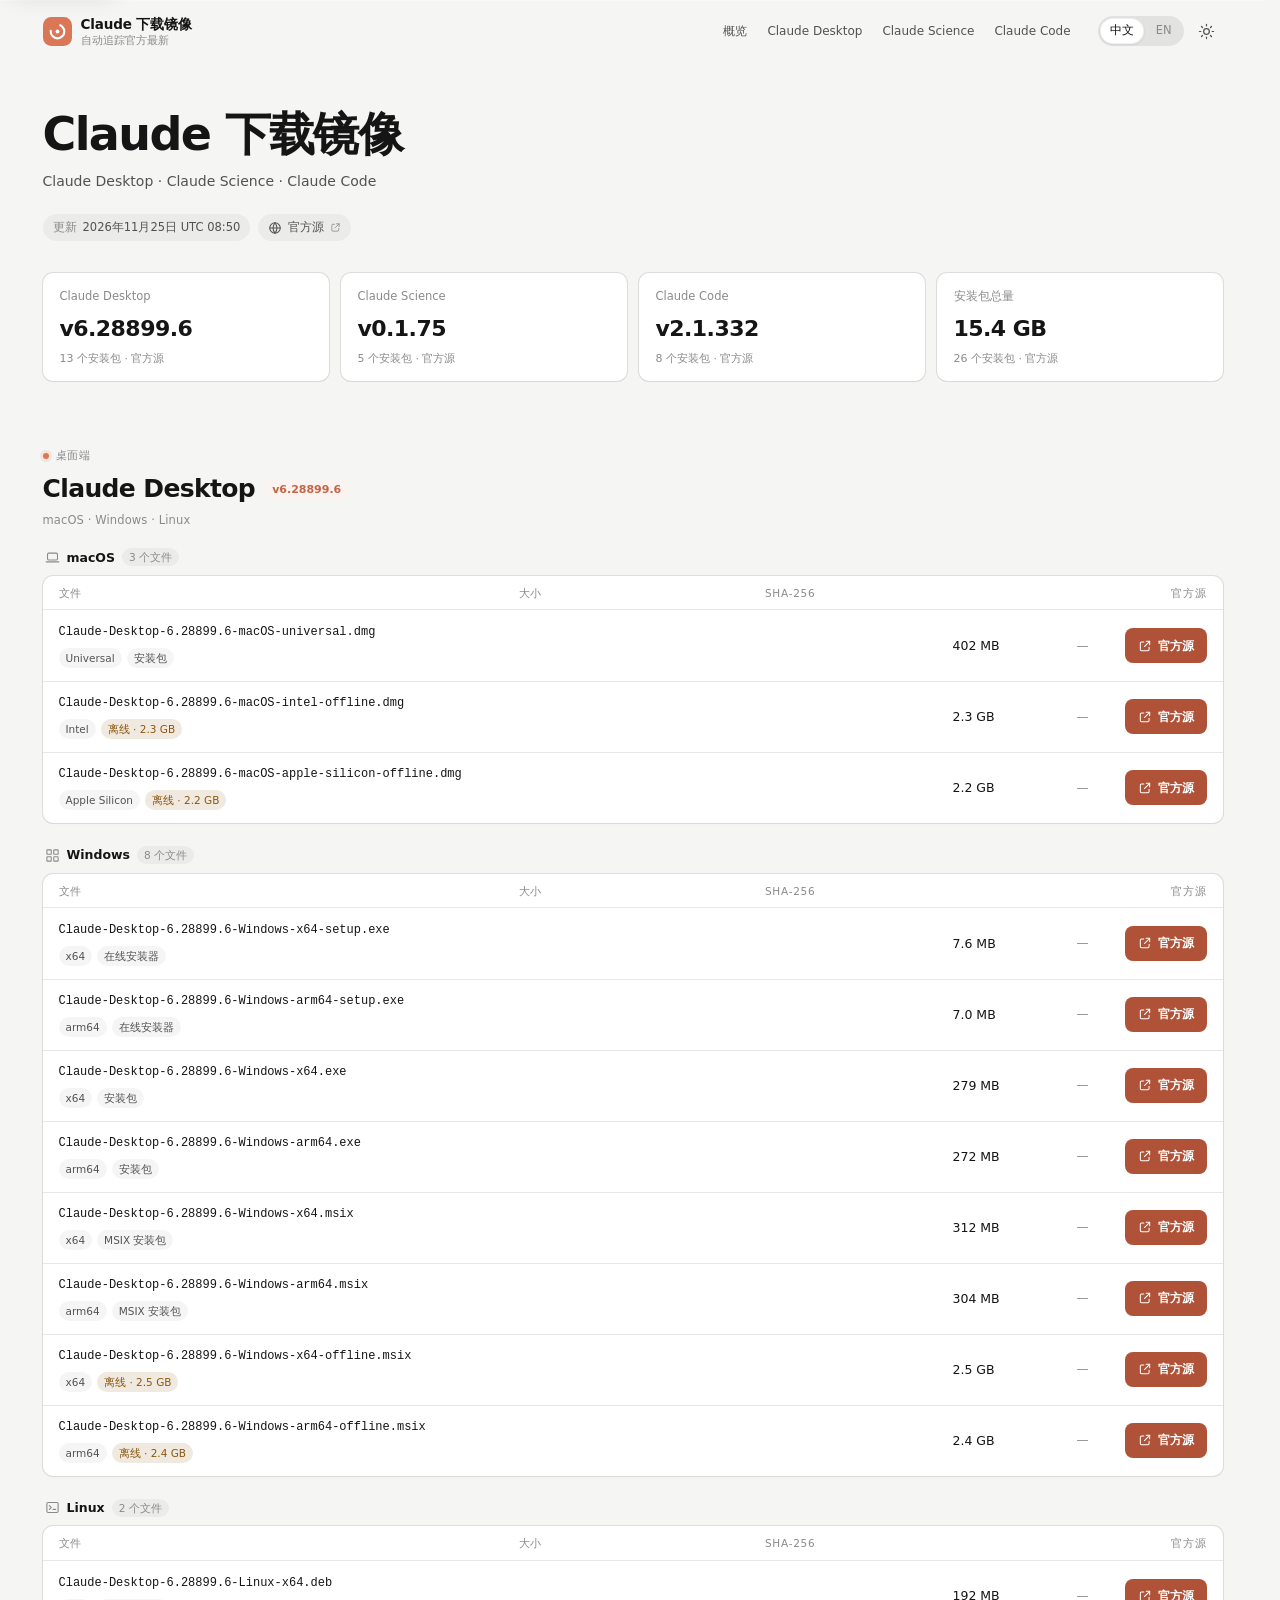
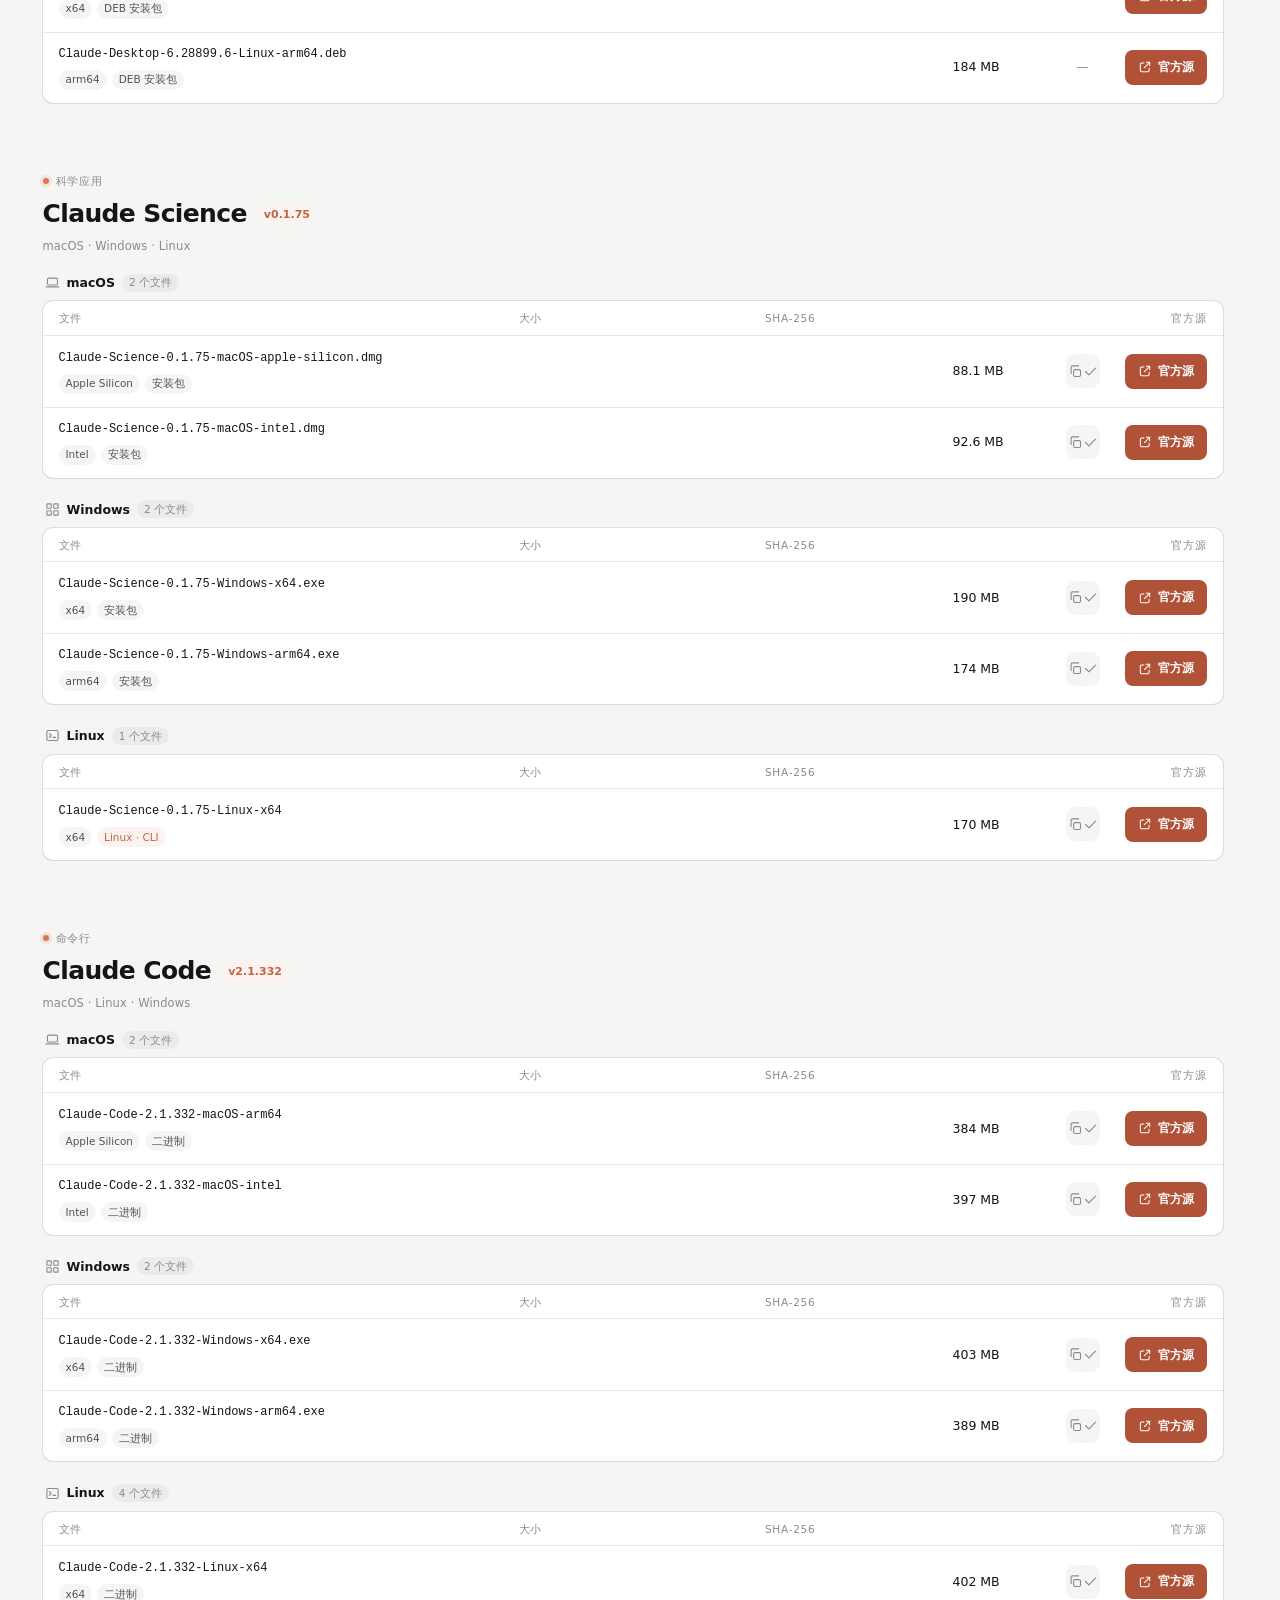
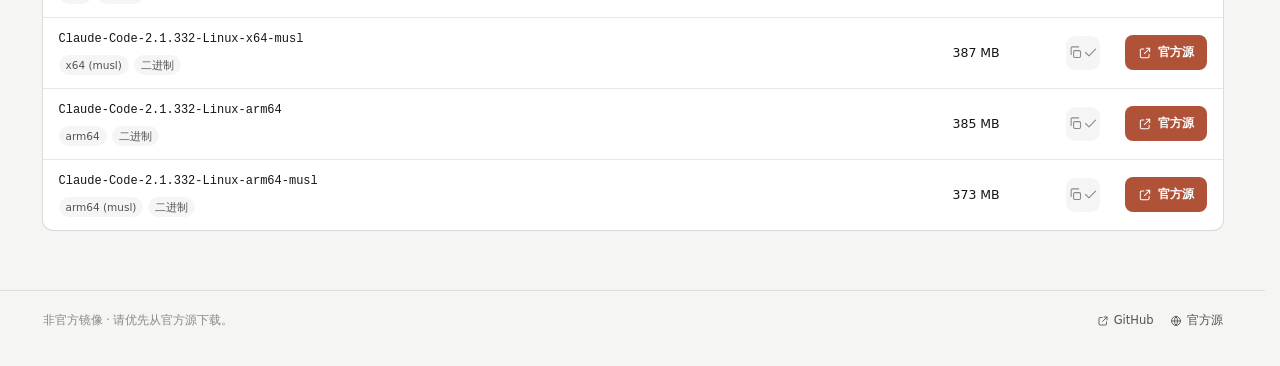
<file: docs/index.html>
<!doctype html>
<html lang="zh-CN" data-lang="zh">
<head>
  <meta charset="utf-8">
  <meta name="viewport" content="width=device-width, initial-scale=1">
  <meta name="description" content="Claude 下载索引：自动追踪官方最新版本，直链 Claude Desktop、Claude Science 与 Claude Code 安装包。">
  <meta name="color-scheme" content="light dark">
  <meta name="theme-color" content="#f5f5f3" id="theme-color">
  <title>Claude 下载镜像 · Desktop · Science · Code</title>
  <link rel="icon" href="data:image/svg+xml,%3Csvg xmlns='http://www.w3.org/2000/svg' viewBox='0 0 32 32'%3E%3Crect width='32' height='32' rx='9' fill='%23d97757'/%3E%3Ccircle cx='16' cy='16' r='7.5' fill='none' stroke='%23fff' stroke-width='2.4' stroke-linecap='round' stroke-dasharray='30 14' transform='rotate(-45 16 16)'/%3E%3Ccircle cx='16' cy='16' r='2.1' fill='%23fff'/%3E%3C/svg%3E">
  <script>
    (function () {
      try {
        document.documentElement.classList.add('is-booting');
        window.setTimeout(function () {
          document.documentElement.classList.remove('is-booting');
        }, 6000);
        var stored = localStorage.getItem('cdm-theme');
        var dark = stored ? stored === 'dark' : window.matchMedia('(prefers-color-scheme: dark)').matches;
        document.documentElement.classList.toggle('dark', dark);
        document.documentElement.dataset.theme = dark ? 'dark' : 'light';
      } catch (error) {
        document.documentElement.dataset.theme = 'light';
      }
    })();
  </script>
  <link rel="stylesheet" href="assets/styles.css">
</head>
<body>
  <svg class="svg-sprite" aria-hidden="true" focusable="false">
    <defs>
      <symbol id="icon-copy" viewBox="0 0 24 24">
        <rect x="9" y="9" width="11" height="11" rx="2"/><path d="M5 15V5a2 2 0 0 1 2-2h10"/>
      </symbol>
      <symbol id="icon-check" viewBox="0 0 24 24">
        <path d="m4 12 5.5 5.5L20 6.5"/>
      </symbol>
      <symbol id="icon-external" viewBox="0 0 24 24">
        <path d="M14 4h6v6"/><path d="M20 4 11 13"/><path d="M19 14v4a2 2 0 0 1-2 2H6a2 2 0 0 1-2-2V7a2 2 0 0 1 2-2h4"/>
      </symbol>
      <symbol id="icon-sun" viewBox="0 0 24 24">
        <circle cx="12" cy="12" r="4"/>
        <path d="M12 2v2M12 20v2M4.93 4.93l1.42 1.42M17.66 17.66l1.41 1.41M2 12h2M20 12h2M4.93 19.07l1.42-1.42M17.66 6.34l1.41-1.41"/>
      </symbol>
      <symbol id="icon-moon" viewBox="0 0 24 24">
        <path d="M21 12.8A8.5 8.5 0 1 1 11.2 3a7 7 0 0 0 9.8 9.8Z"/>
      </symbol>
      <symbol id="icon-info" viewBox="0 0 24 24">
        <circle cx="12" cy="12" r="9"/><path d="M12 11v5"/><path d="M12 8h.01"/>
      </symbol>
      <symbol id="icon-alert" viewBox="0 0 24 24">
        <path d="M12 3 2.5 20h19L12 3Z"/><path d="M12 9v5"/><path d="M12 17h.01"/>
      </symbol>
      <symbol id="icon-folder" viewBox="0 0 24 24">
        <path d="M3 7a2 2 0 0 1 2-2h4l2 2h8a2 2 0 0 1 2 2v8a2 2 0 0 1-2 2H5a2 2 0 0 1-2-2V7Z"/>
      </symbol>
      <symbol id="icon-laptop" viewBox="0 0 24 24">
        <rect x="4" y="5" width="16" height="11" rx="2"/><path d="M2 19h20"/>
      </symbol>
      <symbol id="icon-windows" viewBox="0 0 24 24">
        <rect x="3" y="3" width="7" height="7" rx="1"/><rect x="14" y="3" width="7" height="7" rx="1"/>
        <rect x="3" y="14" width="7" height="7" rx="1"/><rect x="14" y="14" width="7" height="7" rx="1"/>
      </symbol>
      <symbol id="icon-terminal" viewBox="0 0 24 24">
        <rect x="3" y="4" width="18" height="16" rx="2"/><path d="m7 9 3 3-3 3"/><path d="M13 15h4"/>
      </symbol>
      <symbol id="icon-globe" viewBox="0 0 24 24">
        <circle cx="12" cy="12" r="9"/><path d="M3 12h18"/>
        <path d="M12 3a15 15 0 0 1 0 18a15 15 0 0 1 0-18Z"/>
      </symbol>
    </defs>
  </svg>

  <a class="skip-link" href="#main" data-i18n="skipLink">跳到主要内容</a>

  <header class="site-header">
    <div class="wrap header-inner">
      <a class="brand" href="#top">
        <span class="brand-mark" aria-hidden="true">
          <svg viewBox="0 0 32 32" focusable="false">
            <rect width="32" height="32" rx="9" fill="currentColor"/>
            <circle cx="16" cy="16" r="7.5" fill="none" stroke="#fff" stroke-width="2.4" stroke-linecap="round" stroke-dasharray="30 14" transform="rotate(-45 16 16)"/>
            <circle cx="16" cy="16" r="2.1" fill="#fff"/>
          </svg>
        </span>
        <span class="brand-text">
          <span class="brand-name" data-i18n="brand">Claude 下载镜像</span>
          <span class="brand-tag" data-i18n="brandTag">自动追踪官方最新</span>
        </span>
      </a>

      <nav class="anchor-nav" id="anchor-nav" aria-label="页面导航" data-i18n-aria="navLabel">
        <a href="#overview" data-i18n="navOverview">概览</a>
        <a href="#desktop" data-i18n="navDesktop">Claude Desktop</a>
        <a href="#science" data-i18n="navScience">Claude Science</a>
        <a href="#code" data-i18n="navCode">Claude Code</a>
      </nav>

      <div class="header-actions">
        <div class="lang-switch" role="group" aria-label="切换语言" data-i18n-aria="langLabel">
          <button type="button" data-lang-btn="zh" aria-pressed="true" lang="zh-CN">中文</button>
          <button type="button" data-lang-btn="en" aria-pressed="false" lang="en">EN</button>
        </div>
        <button type="button" class="icon-btn" id="theme-toggle" aria-pressed="false" aria-label="切换到深色模式" data-i18n-aria="themeToDark">
          <svg class="icon icon-sun" aria-hidden="true" focusable="false"><use href="#icon-sun"></use></svg>
          <svg class="icon icon-moon" aria-hidden="true" focusable="false"><use href="#icon-moon"></use></svg>
        </button>
      </div>
    </div>
  </header>

  <main id="main" tabindex="-1" aria-busy="true">
    <section class="hero" id="top" aria-labelledby="hero-title">
      <div class="wrap">
        <h1 id="hero-title" data-i18n="heroTitle">Claude 下载镜像</h1>
        <p class="lead" data-i18n="heroLead">Claude Desktop · Claude Science · Claude Code</p>
        <div class="hero-meta">
          <span class="meta-item">
            <span class="meta-label" data-i18n="lastUpdated">清单更新时间</span>
            <time id="last-updated">—</time>
          </span>
          <a class="meta-item meta-link" id="official-source" href="#" hidden target="_blank" rel="noopener noreferrer">
            <svg class="icon" aria-hidden="true" focusable="false"><use href="#icon-globe"></use></svg>
            <span data-i18n="officialSource">官方下载源</span>
            <svg class="icon icon-xs" aria-hidden="true" focusable="false"><use href="#icon-external"></use></svg>
          </a>
        </div>
      </div>
    </section>

    <section class="section" id="manifest-empty" aria-labelledby="empty-title" hidden>
      <div class="wrap">
        <div class="empty-state">
          <span class="empty-icon" aria-hidden="true">
            <svg class="icon" focusable="false"><use href="#icon-folder"></use></svg>
          </span>
          <h2 id="empty-title" data-i18n="manifestMissingTitle">尚未找到清单</h2>
          <p id="empty-body" data-i18n="manifestMissingBody">页面未加载 data/manifest.js，也没有可用的 data/manifest.json。维护者运行 python3 scripts/mirror.py publish 生成清单后，刷新此页即可。</p>
        </div>
      </div>
    </section>

    <section class="section overview" id="overview" aria-labelledby="overview-title">
      <div class="wrap">
        <h2 class="sr-only" id="overview-title" data-i18n="overviewTitle">概览</h2>
        <div class="stat-grid">
          <article class="stat-card">
            <p class="stat-label" data-i18n="statDesktop">Claude Desktop</p>
            <p class="stat-value t-num" id="stat-desktop">—</p>
            <p class="stat-meta" id="stat-desktop-meta">—</p>
          </article>
          <article class="stat-card">
            <p class="stat-label" data-i18n="statScience">Claude Science</p>
            <p class="stat-value t-num" id="stat-science">—</p>
            <p class="stat-meta" id="stat-science-meta">—</p>
          </article>
          <article class="stat-card">
            <p class="stat-label" data-i18n="statCode">Claude Code</p>
            <p class="stat-value t-num" id="stat-code">—</p>
            <p class="stat-meta" id="stat-code-meta">—</p>
          </article>
          <article class="stat-card">
            <p class="stat-label" data-i18n="statSize">安装包总量</p>
            <p class="stat-value t-num" id="stat-size">—</p>
            <p class="stat-meta" id="stat-size-meta" data-i18n="statSizeMeta">已镜像</p>
          </article>
        </div>
      </div>
    </section>

    <section class="section product-section" id="desktop" aria-labelledby="desktop-title">
      <div class="wrap">
        <header class="product-head">
          <div class="product-heading">
            <p class="product-kicker"><span class="dot" aria-hidden="true"></span><span data-i18n="desktopKicker">桌面端</span></p>
            <h2 id="desktop-title"><span id="desktop-name" lang="en">Claude Desktop</span> <span class="version-pill t-num" id="desktop-version">—</span></h2>
            <p class="product-desc" data-i18n="desktopDesc">macOS · Windows · Linux</p>
          </div>
          <div class="product-actions">
            <time class="release-date t-num" id="desktop-released" hidden></time>
            <a class="btn btn-secondary" id="desktop-release" href="#" hidden target="_blank" rel="noopener noreferrer">
              <svg class="icon" aria-hidden="true" focusable="false"><use href="#icon-external"></use></svg>
              <span data-i18n="viewRelease">Release</span>
            </a>
          </div>
        </header>
        <div class="os-groups" id="desktop-groups"></div>
      </div>
    </section>

    <section class="section product-section" id="science" aria-labelledby="science-title">
      <div class="wrap">
        <header class="product-head">
          <div class="product-heading">
            <p class="product-kicker"><span class="dot" aria-hidden="true"></span><span data-i18n="scienceKicker">科学应用</span></p>
            <h2 id="science-title"><span id="science-name" lang="en">Claude Science</span> <span class="version-pill t-num" id="science-version">—</span></h2>
            <p class="product-desc" data-i18n="scienceDesc">macOS · Windows · Linux</p>
          </div>
          <div class="product-actions">
            <time class="release-date t-num" id="science-released" hidden></time>
            <a class="btn btn-secondary" id="science-release" href="#" hidden target="_blank" rel="noopener noreferrer">
              <svg class="icon" aria-hidden="true" focusable="false"><use href="#icon-external"></use></svg>
              <span data-i18n="viewRelease">Release</span>
            </a>
          </div>
        </header>
        <div class="os-groups" id="science-groups"></div>
      </div>
    </section>

    <section class="section product-section" id="code" aria-labelledby="code-title">
      <div class="wrap">
        <header class="product-head">
          <div class="product-heading">
            <p class="product-kicker"><span class="dot" aria-hidden="true"></span><span data-i18n="codeKicker">命令行</span></p>
            <h2 id="code-title"><span id="code-name" lang="en">Claude Code</span> <span class="version-pill t-num" id="code-version">—</span></h2>
            <p class="product-desc" data-i18n="codeDesc">macOS · Linux · Windows</p>
          </div>
          <div class="product-actions">
            <time class="release-date t-num" id="code-released" hidden></time>
            <a class="btn btn-secondary" id="code-release" href="#" hidden target="_blank" rel="noopener noreferrer">
              <svg class="icon" aria-hidden="true" focusable="false"><use href="#icon-external"></use></svg>
              <span data-i18n="viewRelease">Release</span>
            </a>
          </div>
        </header>
        <div class="os-groups" id="code-groups"></div>
      </div>
    </section>

    <noscript>
      <div class="wrap">
        <div class="empty-state">
          <span class="empty-icon" aria-hidden="true">
            <svg class="icon" focusable="false"><use href="#icon-alert"></use></svg>
          </span>
          <h2>需要启用 JavaScript / JavaScript required</h2>
          <p>本页需要 JavaScript 读取清单并渲染下载链接。This page uses JavaScript to read the manifest and render download links.</p>
        </div>
      </div>
    </noscript>
  </main>

  <footer class="site-footer">
    <div class="wrap footer-inner">
      <p data-i18n="footerDisclaimer">非官方镜像 · 请优先从官方源下载。</p>
      <nav class="footer-links" aria-label="相关链接" data-i18n-aria="footerLinks">
        <a id="footer-repo" href="#" hidden target="_blank" rel="noopener noreferrer">
          <svg class="icon" aria-hidden="true" focusable="false"><use href="#icon-external"></use></svg>
          <span data-i18n="footerRepo">GitHub</span>
        </a>
        <a id="footer-source" href="#" hidden target="_blank" rel="noopener noreferrer">
          <svg class="icon" aria-hidden="true" focusable="false"><use href="#icon-globe"></use></svg>
          <span data-i18n="footerSource">官方源</span>
        </a>
      </nav>
    </div>
  </footer>

  <div class="toast" id="toast" role="status" aria-live="polite"></div>

  <script src="data/manifest.js"></script>
  <script src="assets/app.js"></script>
</body>
</html>
</file>
<file: docs/assets/styles.css>
:root {
  --bg: #f5f5f3;
  --rail: #fcfcfb;
  --panel: #ffffff;
  --popover: #ffffff;
  --panel-2: hsla(0, 0%, 8%, 0.04);
  --hover: hsla(0, 0%, 8%, 0.05);
  --selected: hsla(0, 0%, 8%, 0.08);
  --line: hsla(0, 0%, 8%, 0.10);
  --line-strong: hsla(0, 0%, 8%, 0.20);
  --ink: #151515;
  --ink-2: #525252;
  --ink-3: #8a8a8a;
  --accent: #d97757;
  --accent-hover: #c56445;
  --accent-soft: #fbf3ef;
  --accent-solid: #b05237;
  --accent-solid-hover: #99452d;
  --on-accent: #ffffff;
  --ok: #3d8a5a;
  --warn: #8a5710;
  --bad: #c9473b;
  --info: #4f6f8f;
  --hairline: 1px;

  --shadow-color: rgba(0, 0, 0, 0.08);
  --sh-panel: 0 0 0 var(--hairline) var(--line), 0 1px 2px 0 rgba(0, 0, 0, 0.03);
  --sh-panel-hover: 0 0 0 var(--hairline) var(--line-strong), 0 4px 16px -2px rgba(0, 0, 0, 0.09);
  --sh-popover: 0 0 0 1px var(--line), 0 8px 24px rgba(0, 0, 0, 0.12), 0 2px 6px rgba(0, 0, 0, 0.08);
  --sh-focus: 0 0 0 2px var(--bg), 0 0 0 4px rgba(217, 119, 87, 0.45);

  --radius-card: 10px;
  --radius-control: 8px;
  --font-sans: ui-sans-serif, system-ui, -apple-system, "Segoe UI", "PingFang SC", "Hiragino Sans GB", "Noto Sans SC", "Microsoft YaHei", sans-serif;
  --font-mono: ui-monospace, "SFMono-Regular", "JetBrains Mono", Menlo, Consolas, monospace;

  --ease-out-expo: cubic-bezier(0.16, 1, 0.3, 1);
  --ease-overshoot: cubic-bezier(0.34, 1.3, 0.64, 1);
  --ease-press: cubic-bezier(0.32, 0.72, 0, 1);
  --header-offset: 80px;
}

@media (min-resolution: 2dppx) {
  :root { --hairline: 0.5px; }
}

.dark {
  --bg: #0f0f0e;
  --rail: #151514;
  --panel: #1a1a19;
  --popover: #222220;
  --panel-2: hsla(0, 0%, 100%, 0.04);
  --hover: hsla(0, 0%, 100%, 0.05);
  --selected: hsla(0, 0%, 100%, 0.09);
  --line: hsla(0, 0%, 100%, 0.09);
  --line-strong: hsla(0, 0%, 100%, 0.18);
  --ink: #f2f1ee;
  --ink-2: #a8a6a1;
  --ink-3: #75736e;
  --accent: #d97757;
  --accent-hover: #e08264;
  --accent-soft: rgba(217, 119, 87, 0.15);
  --accent-solid: #d97757;
  --accent-solid-hover: #e08264;
  --on-accent: #1a120f;
  --ok: #5fb37f;
  --warn: #d9a441;
  --bad: #e2675b;
  --info: #8aa6c2;

  --shadow-color: rgba(0, 0, 0, 0.4);
  --sh-panel: inset 0 0 0 1px rgba(255, 255, 255, 0.06), 0 1px 2px 0 rgba(0, 0, 0, 0.4);
  --sh-panel-hover: inset 0 0 0 1px rgba(255, 255, 255, 0.12), 0 6px 20px rgba(0, 0, 0, 0.6);
  --sh-popover: inset 0 0 0 1px rgba(255, 255, 255, 0.1), 0 8px 28px rgba(0, 0, 0, 0.65), 0 2px 8px rgba(0, 0, 0, 0.45);
  --sh-focus: 0 0 0 2px var(--bg), 0 0 0 4px rgba(217, 119, 87, 0.55);
}

*,
*::before,
*::after {
  box-sizing: border-box;
}

html {
  color-scheme: light;
  scrollbar-gutter: stable;
  scroll-behavior: smooth;
}

html.dark {
  color-scheme: dark;
}

body {
  margin: 0;
  min-height: 100vh;
  background: var(--bg);
  color: var(--ink);
  font-family: var(--font-sans);
  font-size: 14px;
  line-height: 1.55;
  -webkit-font-smoothing: antialiased;
  text-rendering: optimizeLegibility;
}

h1, h2, h3, p {
  overflow-wrap: break-word;
}

a {
  color: inherit;
  text-decoration: none;
}

button {
  font: inherit;
  color: inherit;
  border: 0;
  padding: 0;
  background: none;
  cursor: pointer;
}

code {
  font-family: var(--font-mono);
}

[hidden] {
  display: none !important;
}

::selection {
  background: rgba(217, 119, 87, 0.22);
}

:where(a, button):focus-visible {
  outline: none;
  box-shadow: var(--sh-focus);
}

.t-num {
  font-variant-numeric: tabular-nums;
  font-feature-settings: "tnum" 1;
}

.t-code {
  font-family: var(--font-mono);
}

.sr-only {
  position: absolute;
  width: 1px;
  height: 1px;
  padding: 0;
  margin: -1px;
  overflow: hidden;
  clip: rect(0 0 0 0);
  white-space: nowrap;
  border: 0;
}

.svg-sprite {
  position: absolute;
  width: 0;
  height: 0;
  overflow: hidden;
}

.icon {
  width: 16px;
  height: 16px;
  flex: 0 0 auto;
  fill: none;
  stroke: currentColor;
  stroke-width: 1.75;
  stroke-linecap: round;
  stroke-linejoin: round;
}

.icon-xs {
  width: 12px;
  height: 12px;
}

.wrap {
  width: min(1180px, calc(100% - 40px));
  margin-inline: auto;
}

.skip-link {
  position: fixed;
  top: 10px;
  left: 10px;
  z-index: 200;
  padding: 9px 14px;
  border-radius: var(--radius-control);
  background: var(--popover);
  color: var(--ink);
  font-size: 12.5px;
  font-weight: 600;
  box-shadow: var(--sh-popover);
  transform: translateY(-160%);
  transition: transform 160ms var(--ease-out-expo);
}

.skip-link:focus-visible {
  transform: translateY(0);
  box-shadow: var(--sh-popover), var(--sh-focus);
}

html.is-booting main,
html.is-booting .site-footer {
  visibility: hidden;
}

/* Header */

.site-header {
  position: sticky;
  top: 0;
  z-index: 50;
  background: color-mix(in oklab, var(--bg) 76%, transparent);
  -webkit-backdrop-filter: saturate(1.6) blur(22px);
  backdrop-filter: saturate(1.6) blur(22px);
  box-shadow:
    0 calc(var(--hairline) * -1) 0 var(--line),
    inset 0 1px 0 rgba(255, 255, 255, 0.35);
}

.dark .site-header {
  box-shadow:
    0 calc(var(--hairline) * -1) 0 var(--line),
    inset 0 1px 0 rgba(255, 255, 255, 0.08);
}

.header-inner {
  display: flex;
  align-items: center;
  gap: 18px;
  min-height: 62px;
}

.brand {
  display: inline-flex;
  align-items: center;
  gap: 9px;
  flex: 0 0 auto;
  border-radius: var(--radius-control);
}

.brand-mark {
  display: block;
  width: 29px;
  height: 29px;
  color: var(--accent);
}

.brand-mark svg {
  display: block;
  width: 100%;
  height: 100%;
}

.brand-text {
  display: flex;
  flex-direction: column;
  line-height: 1.2;
}

.brand-name {
  font-size: 13.5px;
  font-weight: 600;
  letter-spacing: -0.01em;
}

.brand-tag {
  margin-top: 2px;
  font-size: 10.5px;
  color: var(--ink-3);
}

.anchor-nav {
  display: flex;
  align-items: center;
  gap: 2px;
  margin-left: auto;
  order: 2;
  min-width: 0;
}

.anchor-nav a {
  display: inline-flex;
  align-items: center;
  height: 30px;
  padding: 0 9px;
  border-radius: 6px;
  color: var(--ink-2);
  font-size: 12px;
  font-weight: 500;
  white-space: nowrap;
  transition: background-color 150ms var(--ease-out-expo), color 150ms var(--ease-out-expo);
}

.anchor-nav a:hover {
  background: var(--hover);
  color: var(--ink);
}

.header-actions {
  display: flex;
  align-items: center;
  gap: 7px;
  order: 3;
}

.lang-switch {
  display: inline-flex;
  align-items: center;
  gap: 2px;
  padding: 2px;
  border-radius: 999px;
  background: var(--selected);
}

.lang-switch button {
  height: 26px;
  padding: 0 10px;
  border-radius: 999px;
  color: var(--ink-3);
  font-size: 11.5px;
  font-weight: 500;
  transition: background-color 150ms var(--ease-out-expo), color 150ms var(--ease-out-expo), box-shadow 150ms var(--ease-out-expo);
}

.lang-switch button:hover {
  color: var(--ink-2);
}

.lang-switch button[aria-pressed="true"] {
  background: var(--panel);
  color: var(--ink);
  box-shadow: inset 0 0 0 1px rgba(0, 0, 0, 0.06), 0 1px 3px rgba(0, 0, 0, 0.08);
}

.dark .lang-switch button[aria-pressed="true"] {
  box-shadow: inset 0 0 0 1px rgba(255, 255, 255, 0.08), 0 1px 3px rgba(0, 0, 0, 0.5);
}

.lang-switch button:focus-visible {
  box-shadow: var(--sh-focus);
}

.icon-btn {
  display: inline-grid;
  place-items: center;
  width: 32px;
  height: 32px;
  border-radius: 8px;
  color: var(--ink-2);
  transition: background-color 150ms var(--ease-out-expo), color 150ms var(--ease-out-expo);
}

.icon-btn:hover {
  background: var(--hover);
  color: var(--ink);
}

.icon-btn .icon {
  width: 17px;
  height: 17px;
}

.icon-moon { display: none; }
.dark .icon-sun { display: none; }
.dark .icon-moon { display: block; }

/* Hero */

.hero {
  padding: clamp(28px, 4vw, 48px) 0 clamp(14px, 2vw, 22px);
  background:
    radial-gradient(820px 360px at 8% -18%, var(--accent-soft), transparent 66%),
    radial-gradient(560px 280px at 96% 0%, hsla(217, 119, 87, 0.04), transparent 70%);
}

.eyebrow {
  margin: 0 0 13px;
  color: var(--accent);
  font-size: 10.5px;
  font-weight: 600;
  letter-spacing: 0.13em;
  text-transform: uppercase;
}

.hero h1 {
  max-width: 900px;
  margin: 0;
  font-size: clamp(30px, 4.4vw, 46px);
  text-wrap: balance;
  font-weight: 620;
  line-height: 1.06;
  letter-spacing: -0.035em;
}

.lead {
  max-width: 42ch;
  margin: 12px 0 0;
  color: var(--ink-2);
  font-size: 14px;
  line-height: 1.55;
}

.hero-meta {
  display: flex;
  align-items: center;
  flex-wrap: wrap;
  gap: 8px;
  margin-top: 22px;
}

.meta-item {
  display: inline-flex;
  align-items: center;
  gap: 6px;
  min-height: 27px;
  padding: 0 10px;
  border-radius: 999px;
  background: var(--panel-2);
  color: var(--ink-3);
  font-size: 11.5px;
}

.meta-item time {
  color: var(--ink-2);
  font-variant-numeric: tabular-nums;
}

.meta-link {
  color: var(--ink-2);
  transition: background-color 150ms var(--ease-out-expo), color 150ms var(--ease-out-expo);
}

.meta-link:hover {
  background: var(--selected);
  color: var(--ink);
}

.meta-link .icon {
  width: 14px;
  height: 14px;
}

.meta-link .icon-xs {
  width: 11px;
  height: 11px;
  color: var(--ink-3);
}

.preview-note {
  display: flex;
  align-items: flex-start;
  gap: 9px;
  max-width: 560px;
  margin-top: 12px;
  padding: 8px 11px;
  border-radius: var(--radius-control);
  background: color-mix(in oklab, var(--warn) 10%, transparent);
  color: var(--ink-2);
  font-size: 11.5px;
  line-height: 1.55;
}

.preview-note .icon {
  width: 15px;
  height: 15px;
  margin-top: 1px;
  color: var(--warn);
}

.preview-note strong {
  display: block;
  margin-bottom: 1px;
  color: var(--warn);
  font-size: 11.5px;
  font-weight: 600;
}

.preview-note span {
  display: block;
}

/* Sections and stats */

.section {
  padding: 26px 0;
}

section[id] {
  scroll-margin-top: var(--header-offset);
}

.overview {
  padding-top: 10px;
}

.stat-grid {
  display: grid;
  grid-template-columns: repeat(4, minmax(0, 1fr));
  gap: 12px;
}

.stat-card {
  display: flex;
  flex-direction: column;
  justify-content: space-between;
  min-height: 108px;
  padding: 15px 17px;
  border-radius: var(--radius-card);
  background: var(--panel);
  box-shadow: var(--sh-panel);
  animation: fade-up 320ms var(--ease-out-expo) both;
}

.stat-card:nth-child(2) { animation-delay: 40ms; }
.stat-card:nth-child(3) { animation-delay: 80ms; }
.stat-card:nth-child(4) { animation-delay: 120ms; }

.stat-label {
  margin: 0;
  color: var(--ink-3);
  font-size: 11.5px;
  line-height: 1.4;
}

.stat-value {
  margin: 8px 0 6px;
  font-size: 22px;
  font-weight: 600;
  line-height: 1.1;
  letter-spacing: -0.025em;
  overflow-wrap: anywhere;
}

.stat-meta {
  margin: 0;
  color: var(--ink-3);
  font-size: 11px;
  line-height: 1.4;
}

/* Product groups */

.product-section {
  padding-top: 40px;
  padding-bottom: 30px;
}

.product-head {
  display: flex;
  align-items: flex-end;
  justify-content: space-between;
  gap: 22px;
  margin-bottom: 18px;
}

.product-heading {
  min-width: 0;
}

.product-kicker {
  display: flex;
  align-items: center;
  gap: 7px;
  margin: 0;
  color: var(--ink-3);
  font-size: 10.5px;
  font-weight: 500;
  letter-spacing: 0.08em;
  text-transform: uppercase;
}

.product-kicker .dot {
  width: 6px;
  height: 6px;
  border-radius: 50%;
  background: var(--accent);
  box-shadow: 0 0 0 3px color-mix(in oklab, var(--accent) 14%, transparent);
}

.product-head h2 {
  display: flex;
  align-items: center;
  flex-wrap: wrap;
  gap: 9px;
  margin: 6px 0 0;
  font-size: clamp(21px, 2.4vw, 25px);
  font-weight: 600;
  letter-spacing: -0.025em;
}

.version-pill {
  display: inline-flex;
  align-items: center;
  height: 21px;
  padding: 0 8px;
  border-radius: 999px;
  background: var(--accent-soft);
  color: var(--accent-hover);
  font-size: 11px;
  font-weight: 600;
  letter-spacing: 0;
}

.dark .version-pill {
  color: var(--accent);
}

.product-desc {
  max-width: 68ch;
  margin: 4px 0 0;
  color: var(--ink-3);
  font-size: 11.5px;
  letter-spacing: 0.01em;
  line-height: 1.5;
}

.product-actions {
  display: flex;
  align-items: center;
  flex-wrap: wrap;
  justify-content: flex-end;
  gap: 11px;
  flex: 0 0 auto;
}

.release-date {
  color: var(--ink-3);
  font-size: 11px;
  white-space: nowrap;
}

.os-groups {
  display: flex;
  flex-direction: column;
  gap: 22px;
}

.os-group {
  min-width: 0;
}

.os-heading {
  display: flex;
  align-items: center;
  gap: 7px;
  margin: 0 2px 9px;
}

.os-heading .icon {
  width: 15px;
  height: 15px;
  color: var(--ink-3);
}

.os-heading h3 {
  margin: 0;
  font-size: 12.5px;
  font-weight: 600;
}

.count-pill {
  display: inline-flex;
  align-items: center;
  height: 18px;
  padding: 0 7px;
  border-radius: 999px;
  background: var(--panel-2);
  color: var(--ink-3);
  font-size: 10.5px;
  font-variant-numeric: tabular-nums;
}

.artifact-table {
  border-radius: var(--radius-card);
  background: var(--panel);
  box-shadow: var(--sh-panel);
  overflow: hidden;
}

.artifact-list {
  margin: 0;
  padding: 0;
  list-style: none;
}

.artifact-list-head {
  display: grid;
  grid-template-columns: minmax(0, 1.2fr) minmax(150px, 0.62fr) minmax(240px, 0.9fr) auto;
  column-gap: 18px;
  padding: 9px 16px;
  color: var(--ink-3);
  font-size: 10.5px;
  font-weight: 500;
  letter-spacing: 0.07em;
  text-transform: uppercase;
  box-shadow: inset 0 calc(var(--hairline) * -1) 0 var(--line);
}

.artifact-list-head span:last-child {
  min-width: 92px;
  text-align: right;
}

.artifact-row {
  display: grid;
  grid-template-columns: minmax(0, 1.5fr) 88px 56px auto;
  column-gap: 14px;
  align-items: center;
  padding: 13px 16px;
  transition: background-color 160ms var(--ease-out-expo);
}

.artifact-row + .artifact-row {
  box-shadow: inset 0 var(--hairline) 0 var(--line);
}

.artifact-row:hover {
  background: var(--hover);
}

.artifact-row:focus-within {
  background: var(--hover);
}

.artifact-row.artifact-row-relay {
  background: color-mix(in oklab, var(--warn) 6%, var(--panel));
}

.artifact-row.artifact-row-relay:hover,
.artifact-row.artifact-row-relay:focus-within {
  background: color-mix(in oklab, var(--warn) 9%, var(--panel));
}

.artifact-row.is-entering {
  animation: fade-up 320ms var(--ease-out-expo) both;
  animation-delay: calc(var(--i, 0) * 40ms);
}

.artifact-id {
  min-width: 0;
}

.artifact-file {
  display: block;
  color: var(--ink);
  font-size: 12px;
  font-weight: 500;
  line-height: 1.5;
  overflow-wrap: anywhere;
}

.badges {
  display: flex;
  align-items: center;
  flex-wrap: wrap;
  gap: 5px;
  margin-top: 7px;
}

.badge {
  display: inline-flex;
  align-items: center;
  height: 20px;
  padding: 0 7px;
  border-radius: 999px;
  background: var(--panel-2);
  color: var(--ink-2);
  font-size: 10.5px;
  font-weight: 500;
  white-space: nowrap;
}

.badge-warn {
  background: color-mix(in oklab, var(--warn) 13%, transparent);
  color: var(--warn);
}

.badge-accent {
  background: var(--accent-soft);
  color: var(--accent-hover);
}

.dark .badge-accent {
  color: var(--accent);
}

.artifact-size {
  display: flex;
  flex-direction: column;
  gap: 2px;
  min-width: 0;
}

.size-value {
  font-size: 12.5px;
  font-weight: 500;
  font-variant-numeric: tabular-nums;
}

.size-bytes {
  color: var(--ink-3);
  font-size: 10.5px;
  font-variant-numeric: tabular-nums;
}

.source-link {
  display: inline-flex;
  align-items: center;
  gap: 4px;
  width: fit-content;
  margin-top: 4px;
  border-radius: 4px;
  color: var(--ink-3);
  font-size: 10.5px;
  transition: color 150ms var(--ease-out-expo);
}

.source-link:hover {
  color: var(--accent-hover);
}

.dark .source-link:hover {
  color: var(--accent);
}

.source-link .icon {
  width: 10px;
  height: 10px;
}

.artifact-hash {
  display: flex;
  align-items: center;
  justify-content: center;
  min-width: 0;
}

.hash {
  flex: 1 1 auto;
  min-width: 0;
  padding-top: 2px;
  color: var(--ink-2);
  font-size: 10.5px;
  line-height: 1.55;
  overflow-wrap: anywhere;
  word-break: break-all;
  -webkit-user-select: all;
  user-select: all;
}

.copy-btn {
  display: inline-flex;
  align-items: center;
  justify-content: center;
  gap: 4px;
  flex: 0 0 auto;
  min-width: 72px;
  height: 29px;
  padding: 0 8px;
  border-radius: 6px;
  background: var(--panel-2);
  color: var(--ink-2);
  font-size: 10.5px;
  font-weight: 500;
  transition: background-color 150ms var(--ease-out-expo), color 150ms var(--ease-out-expo);
}

.copy-btn:hover {
  background: var(--selected);
  color: var(--ink);
}

.copy-btn .icon {
  width: 12px;
  height: 12px;
}

.copy-btn .icon-check,
.copy-btn[data-copied="true"] .icon-copy {
  display: none;
}

.copy-btn[data-copied="true"] .icon-check {
  display: block;
}

.copy-btn[data-copied="true"] {
  background: color-mix(in oklab, var(--ok) 13%, transparent);
  color: var(--ok);
  animation: pop-in 220ms var(--ease-overshoot);
}

.copy-btn:disabled {
  opacity: 0.45;
  cursor: not-allowed;
  pointer-events: none;
}

.relay-note {
  align-self: center;
  padding-top: 2px;
  color: var(--warn);
  font-size: 10.5px;
  line-height: 1.5;
}

.artifact-action {
  display: flex;
  align-items: center;
  justify-content: flex-end;
  gap: 8px;
}

.hash-btn {
  display: inline-flex;
  align-items: center;
  justify-content: center;
  width: 34px;
  height: 34px;
  border-radius: 9px;
  background: var(--panel-2);
  color: var(--ink-3);
  transition: background-color 150ms var(--ease-out-expo), color 150ms var(--ease-out-expo);
}

.hash-btn:hover {
  background: var(--selected);
  color: var(--ink);
}

.hash-btn .icon {
  width: 15px;
  height: 15px;
}

.hash-btn .icon-check,
.hash-btn[data-copied="true"] .icon-copy {
  display: none;
}

.hash-btn[data-copied="true"] .icon-check {
  display: block;
}

.hash-btn[data-copied="true"] {
  background: color-mix(in oklab, var(--ok) 13%, transparent);
  color: var(--ok);
  animation: pop-in 220ms var(--ease-overshoot);
}

.hash-btn:disabled {
  opacity: 0.4;
  cursor: not-allowed;
  pointer-events: none;
}

.hash-empty {
  color: var(--ink-3);
  font-size: 12px;
}

.btn-official {
  background: transparent;
  color: var(--ink-2);
  box-shadow: inset 0 0 0 1px var(--line);
}

.btn-official:hover {
  background: var(--selected);
  color: var(--ink);
}

.official-btn {
  min-width: 78px;
}

.btn {
  display: inline-flex;
  align-items: center;
  justify-content: center;
  gap: 6px;
  height: 35px;
  padding: 0 13px;
  border-radius: var(--radius-control);
  font-size: 12px;
  font-weight: 600;
  white-space: nowrap;
  transition: background-color 150ms var(--ease-out-expo), color 150ms var(--ease-out-expo), box-shadow 200ms var(--ease-out-expo), transform 150ms var(--ease-out-expo);
}

.btn:active {
  transform: scale(0.97);
  transition-duration: 90ms;
}

.btn .icon {
  width: 14px;
  height: 14px;
}

.btn-primary {
  background: var(--accent-solid);
  color: var(--on-accent);
}

.btn-primary:hover {
  background: var(--accent-solid-hover);
}

.btn-secondary {
  background: var(--selected);
  color: var(--ink);
}

.btn-secondary:hover {
  background: color-mix(in oklab, var(--ink) 13%, transparent);
}

.btn.is-disabled {
  background: var(--selected);
  color: var(--ink-3);
  cursor: not-allowed;
  pointer-events: none;
}

.btn-relay {
  background: color-mix(in oklab, var(--warn) 14%, transparent);
  color: var(--warn);
}

.btn-relay:hover {
  background: color-mix(in oklab, var(--warn) 22%, transparent);
}

.btn-relay.is-disabled {
  background: var(--selected);
  color: var(--ink-3);
}

.download-btn {
  min-width: 92px;
}

.relay-btn {
  min-width: 156px;
}

/* Empty states */

.empty-state {
  display: flex;
  flex-direction: column;
  align-items: center;
  gap: 7px;
  padding: 40px 24px;
  border-radius: var(--radius-card);
  background: var(--panel);
  box-shadow: var(--sh-panel);
  text-align: center;
  animation: fade-up 320ms var(--ease-out-expo) both;
}

.empty-state.compact {
  padding: 26px 20px;
}

.empty-icon {
  display: grid;
  place-items: center;
  width: 42px;
  height: 42px;
  margin-bottom: 5px;
  border-radius: 12px;
  background: var(--accent-soft);
  color: var(--accent);
}

.empty-icon .icon {
  width: 19px;
  height: 19px;
}

.empty-state h2,
.empty-state h3 {
  margin: 0;
  font-size: 15px;
  font-weight: 600;
  letter-spacing: -0.01em;
}

.empty-state p {
  max-width: 56ch;
  margin: 0;
  color: var(--ink-2);
  font-size: 12.5px;
  line-height: 1.65;
}

/* Verify and footer */

.section-head {
  margin-bottom: 15px;
}

.section-head h2 {
  margin: 0;
  font-size: clamp(20px, 2.2vw, 24px);
  font-weight: 600;
  letter-spacing: -0.025em;
}

.section-head p {
  max-width: 68ch;
  margin: 6px 0 0;
  color: var(--ink-2);
  font-size: 12.5px;
}

.verify-grid {
  display: grid;
  grid-template-columns: minmax(0, 1.08fr) minmax(0, 0.92fr);
  gap: 14px;
}

.panel {
  padding: 19px 20px;
  border-radius: var(--radius-card);
  background: var(--panel);
  box-shadow: var(--sh-panel);
}

.panel h3 {
  margin: 0 0 12px;
  font-size: 13px;
  font-weight: 600;
}

.cmd-label {
  margin: 11px 0 5px;
  color: var(--ink-3);
  font-size: 10.5px;
  font-weight: 500;
  letter-spacing: 0.06em;
  text-transform: uppercase;
}

.cmd-label:first-of-type {
  margin-top: 0;
}

.cmd {
  padding: 9px 11px;
  border-radius: 7px;
  background: var(--panel-2);
  overflow-x: auto;
}

.cmd code {
  color: var(--ink-2);
  font-size: 11.5px;
  white-space: nowrap;
}

.about-list {
  display: flex;
  flex-direction: column;
  gap: 10px;
  margin: 0;
  padding: 0;
  list-style: none;
}

.about-list li {
  position: relative;
  padding-left: 16px;
  color: var(--ink-2);
  font-size: 12px;
  line-height: 1.65;
}

.about-list li::before {
  position: absolute;
  top: 0.58em;
  left: 0;
  width: 5px;
  height: 5px;
  border-radius: 50%;
  background: var(--accent);
  opacity: 0.7;
  content: "";
}

.site-footer {
  margin-top: 30px;
  padding: 22px 0 36px;
  box-shadow: inset 0 var(--hairline) 0 var(--line);
}

.footer-inner {
  display: flex;
  align-items: center;
  justify-content: space-between;
  flex-wrap: wrap;
  gap: 10px 20px;
}

.footer-inner p {
  margin: 0;
  color: var(--ink-3);
  font-size: 11.5px;
}

.footer-links {
  display: flex;
  align-items: center;
  flex-wrap: wrap;
  gap: 6px 16px;
}

.footer-links a {
  display: inline-flex;
  align-items: center;
  gap: 5px;
  border-radius: 4px;
  color: var(--ink-2);
  font-size: 11.5px;
  transition: color 150ms var(--ease-out-expo);
}

.footer-links a:hover {
  color: var(--accent-hover);
}

.dark .footer-links a:hover {
  color: var(--accent);
}

.footer-links .icon {
  width: 12px;
  height: 12px;
}

.toast {
  position: fixed;
  left: 50%;
  bottom: 24px;
  z-index: 100;
  max-width: calc(100vw - 32px);
  padding: 9px 14px;
  border-radius: 999px;
  background: var(--popover);
  color: var(--ink);
  box-shadow: var(--sh-popover);
  font-size: 12px;
  opacity: 0;
  pointer-events: none;
  transform: translate(-50%, 8px);
  transition: opacity 180ms var(--ease-out-expo), transform 220ms var(--ease-out-expo);
}

.toast.is-visible {
  opacity: 1;
  transform: translate(-50%, 0);
}

@keyframes fade-up {
  from {
    opacity: 0;
    transform: translateY(8px);
  }
  to {
    opacity: 1;
    transform: none;
  }
}

@keyframes pop-in {
  from {
    opacity: 0;
    transform: scale(0.94);
  }
  to {
    opacity: 1;
    transform: none;
  }
}

/* Responsive */

@media (max-width: 980px) {
  .artifact-list-head {
    display: none;
  }

  .artifact-row {
    grid-template-columns: minmax(0, 1fr) auto;
    row-gap: 12px;
  }

  .artifact-id {
    grid-column: 1;
    grid-row: 1;
  }

  .artifact-action {
    grid-column: 2;
    grid-row: 1;
    align-self: start;
  }

  .artifact-size {
    grid-column: 1 / -1;
    grid-row: 2;
    flex-direction: row;
    align-items: baseline;
    flex-wrap: wrap;
    gap: 3px 10px;
  }

  .source-link {
    margin-top: 0;
  }

  .artifact-hash {
    grid-column: 1 / -1;
    grid-row: 3;
  }
}

@media (max-width: 860px) {
  .verify-grid {
    grid-template-columns: minmax(0, 1fr);
  }

  .product-head {
    align-items: flex-start;
    flex-direction: column;
    gap: 13px;
  }

  .product-actions {
    justify-content: flex-start;
  }
}

@media (max-width: 760px) {
  :root {
    --header-offset: 122px;
  }

  .wrap {
    width: calc(100% - 32px);
  }

  .header-inner {
    flex-wrap: wrap;
    gap: 8px 12px;
    padding: 9px 0;
    min-height: 0;
  }

  .brand {
    order: 1;
  }

  .header-actions {
    order: 2;
    margin-left: auto;
  }

  .anchor-nav {
    order: 3;
    flex-basis: 100%;
    margin-left: 0;
    overflow-x: auto;
    scrollbar-width: none;
  }

  .anchor-nav::-webkit-scrollbar {
    display: none;
  }

  .anchor-nav a {
    height: 28px;
    padding: 0 8px;
  }

  .stat-grid {
    grid-template-columns: repeat(2, minmax(0, 1fr));
    gap: 10px;
  }

  .hero {
    padding-top: 30px;
  }

  .hero h1 {
    max-width: none;
  }

  .lead {
    font-size: 13.5px;
  }
}

@media (max-width: 640px) {
  .brand-tag {
    display: none;
  }

  .section {
    padding: 20px 0;
  }

  .product-section {
    padding-top: 30px;
  }

  .stat-card {
    min-height: 100px;
    padding: 13px 14px;
  }

  .stat-value {
    font-size: 20px;
  }

  .artifact-table {
    border-radius: 0;
    background: transparent;
    box-shadow: none;
    overflow: visible;
  }

  .artifact-list {
    display: flex;
    flex-direction: column;
    gap: 9px;
  }

  .artifact-row {
    grid-template-columns: minmax(0, 1fr);
    row-gap: 11px;
    padding: 14px;
    border-radius: var(--radius-card);
    background: var(--panel);
    box-shadow: var(--sh-panel);
  }

  .artifact-row + .artifact-row {
    box-shadow: var(--sh-panel);
  }

  .artifact-row:hover,
  .artifact-row:focus-within {
    background: var(--panel);
  }

  .artifact-row.artifact-row-relay {
    background: color-mix(in oklab, var(--warn) 6%, var(--panel));
  }

  .artifact-row.artifact-row-relay:hover,
  .artifact-row.artifact-row-relay:focus-within {
    background: color-mix(in oklab, var(--warn) 9%, var(--panel));
  }

  .artifact-id,
  .artifact-size,
  .artifact-hash,
  .artifact-action {
    grid-column: 1;
    grid-row: auto;
  }

  .artifact-action {
    align-self: stretch;
  }

  .artifact-action .btn {
    flex: 1 1 0;
    width: auto;
    height: 40px;
  }

  .official-btn {
    min-width: 0;
  }

  .artifact-hash {
    justify-content: flex-start;
  }

  .hash-btn {
    width: 36px;
    height: 36px;
  }

  .os-heading {
    margin-top: 2px;
  }

  .footer-inner {
    align-items: flex-start;
    flex-direction: column;
  }
}

@media (max-width: 400px) {
  .stat-value {
    font-size: 18px;
  }

  .meta-item {
    padding: 0 8px;
  }
}

@media (prefers-reduced-motion: reduce) {
  html {
    scroll-behavior: auto;
  }

  *,
  *::before,
  *::after {
    animation-duration: 0.01ms !important;
    animation-iteration-count: 1 !important;
    transition-duration: 0.01ms !important;
  }
}

@media (prefers-reduced-transparency: reduce) {
  .site-header {
    background: var(--bg);
    -webkit-backdrop-filter: none;
    backdrop-filter: none;
  }
}
</file>
